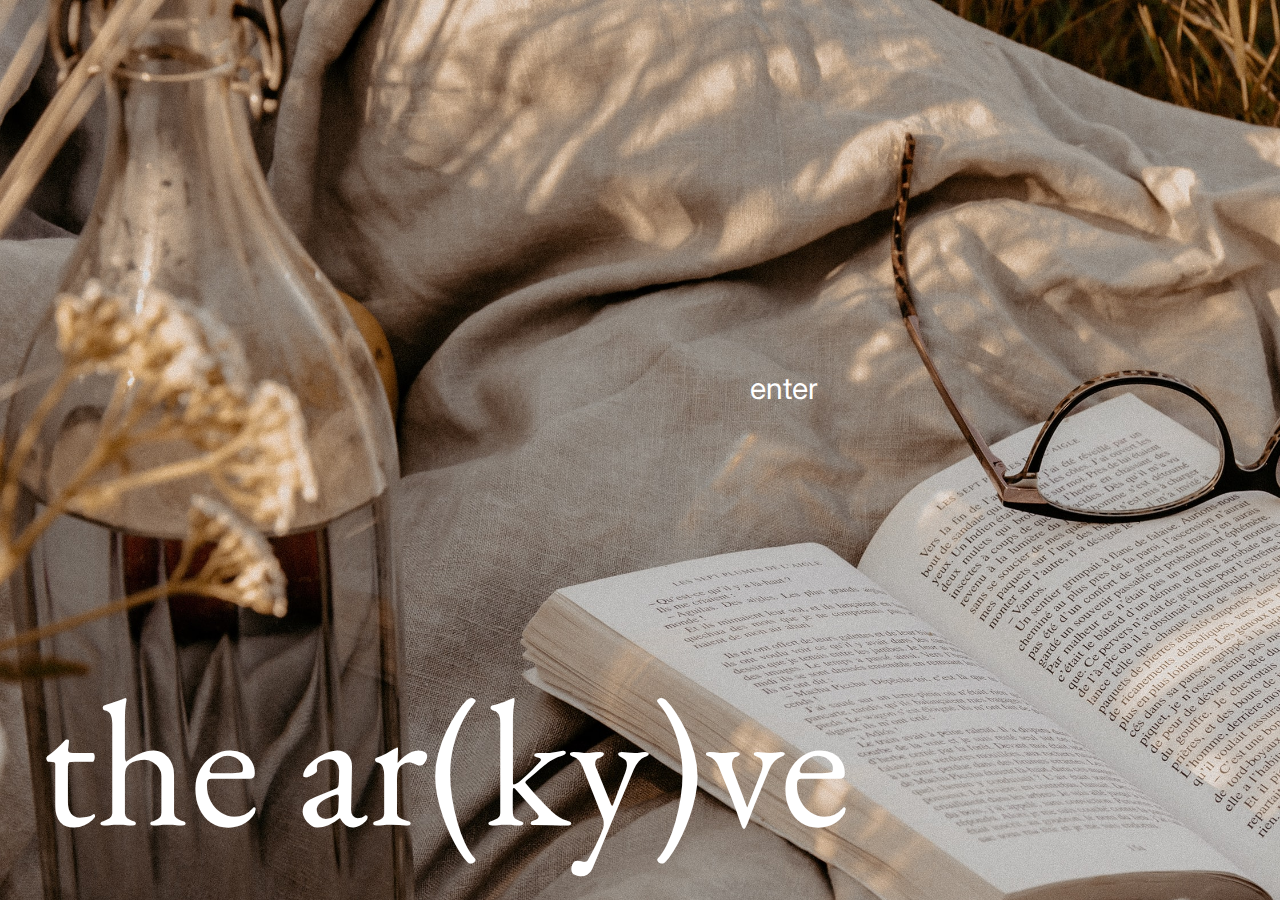
<file: index.html>
<!doctype html>
<html>
<head>
    <title> the ar(ky)ve </title>
    <link rel="stylesheet" href="landingpage.css">
    <link href="https://fonts.googleapis.com/css2?family=EB+Garamond:ital,wght@0,400;0,500;0,700;1,400&display=swap" rel="stylesheet">   
    <link href="https://fonts.googleapis.com/css2?family=EB+Garamond:ital,wght@0,400;0,500;0,700;1,400&family=Inter:wght@100;200;300;400;500;600;700;800;900&display=swap" rel="stylesheet">
    

</head>
<body>

    <h1> the ar(ky)ve </h1>

    <p> <a href="portfolio.html">enter</a>    </p>



</body>
</html>
</file>
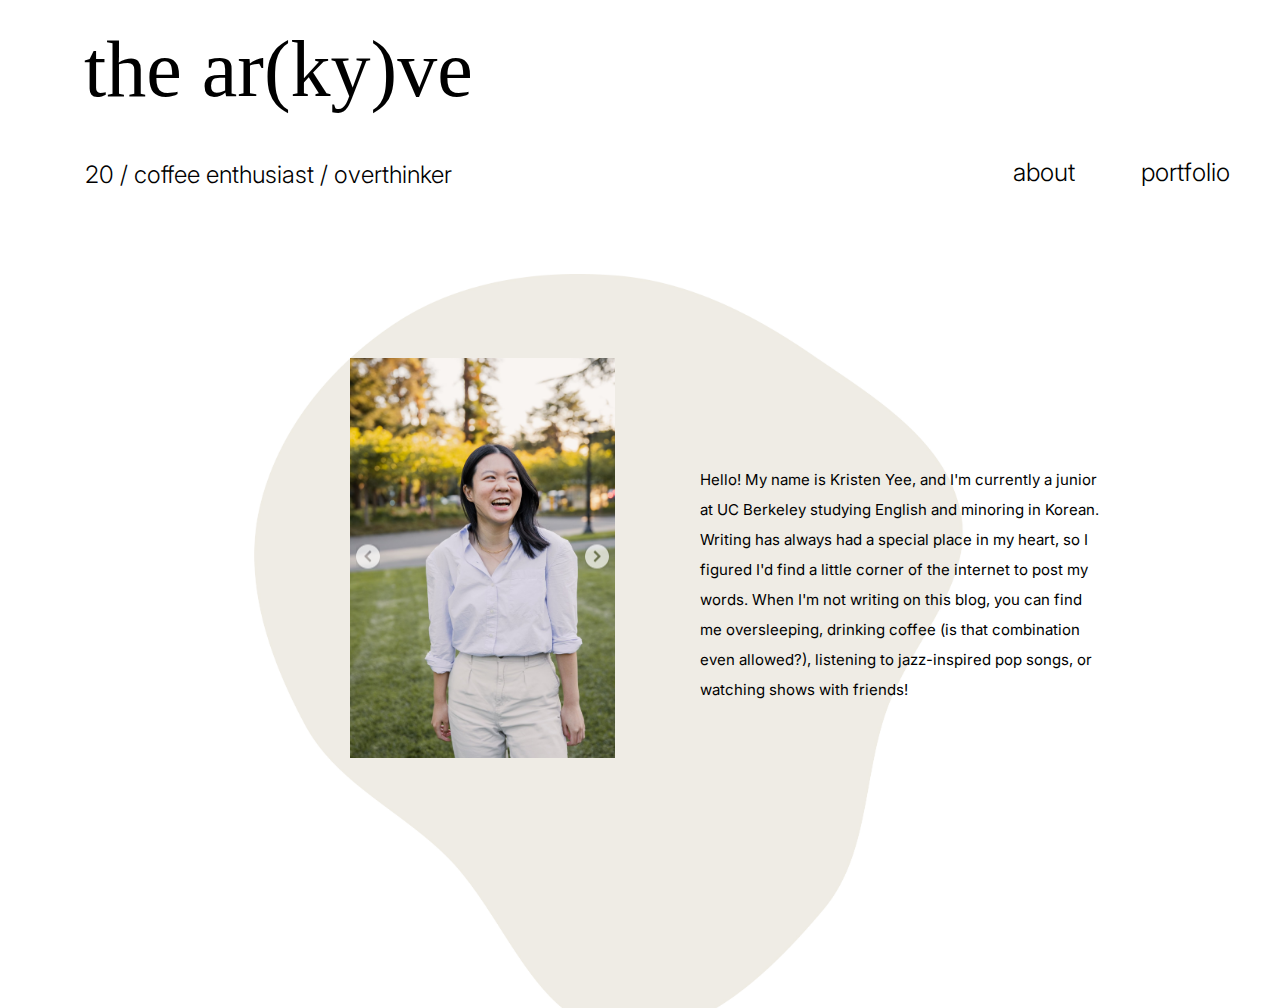
<file: about.html>
<!doctype html>
<html>
<head>
    <meta charset="utf-8">
    <title> Portfolio </title>
    <link rel="stylesheet" href="about.css">
    <link href="https://fonts.googleapis.com/css2?family=EB+Garamond:ital,wght@0,400;0,500;0,700;1,400&display=swap" rel="stylesheet">   
    <link href="https://fonts.googleapis.com/css2?family=EB+Garamond:ital,wght@0,400;0,500;0,700;1,400&family=Inter:wght@100;200;300;400;500;600;700;800;900&display=swap" rel="stylesheet">
    
</head>

<!--logos-->
<header>
<h1 id="thearkyve"> <a href="portfolio.html"> the ar(ky)ve  </a></h1>
<h2> 20 / coffee enthusiast / overthinker </h2>
</header>

<body>

    <div class="navbar">
        <li> <a href="about.html">about</a> </li> 
        <li> <a href="portfolio.html">portfolio</a> </li>
    
    </div>


    <div id="carousel">

        <div id="carousel-controls">
            <!-- Problem 2.8 -->
            <button id="button-previous">
                <img src="leftarrow.png" alt="Previous">
            </button>
            <button id="button-next">
                <img src="rightarrow.png" alt="Next">
            </button>
        </div>

        <!-- Problem 1.1: Add images to the <img> tags below -->

        <div id="carousel-image-row">

            <div class="carousel-image">
                <img src="kristen.jpg" alt="kristen-smiling">
            </div>
            <div class="carousel-image">
                <img src="coffee.jpg" alt="kristen-drinking-coffee">
            </div>
            <div class="carousel-image">
                <img src="flower.jpg" alt="flower-picture">
            </div>

        </div>

    </div>

    <p>
        Hello! 

My name is Kristen Yee, and I'm currently a junior at UC Berkeley studying English and minoring in Korean. Writing has always had a special place in my heart, so I figured I'd find a little corner of the internet to post my words. When I'm not writing on this blog, you can find me oversleeping, drinking coffee (is that combination even allowed?), listening to jazz-inspired pop songs, or watching shows with friends!


    </p>

    <script src="thearkyve.js"></script>
</body>
</html>
</file>
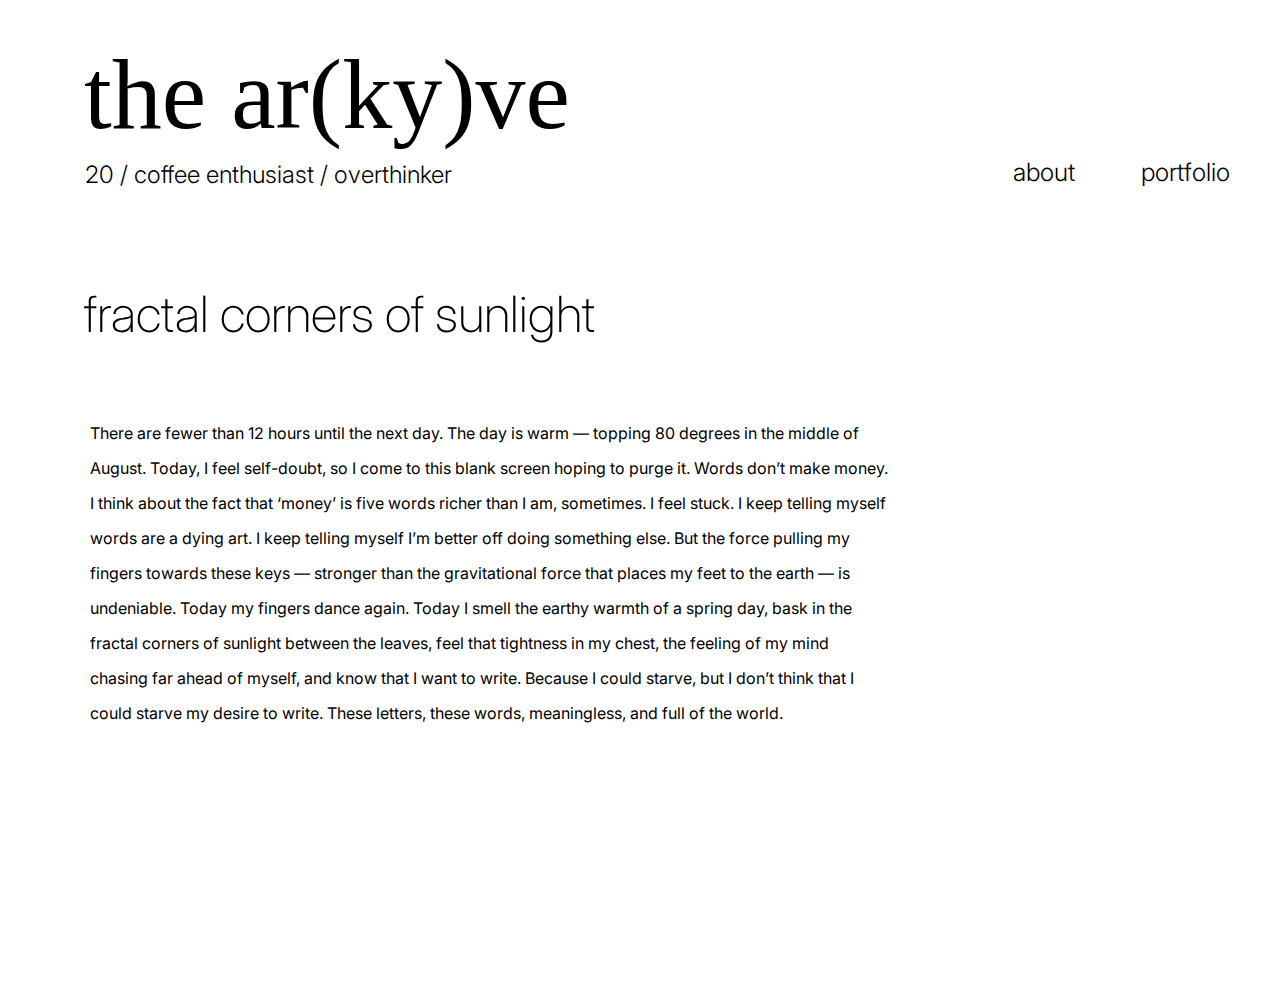
<file: fractal corners of sunlight.html>
<!doctype html>
<html>
<head>
    <meta charset="utf-8">
    <title> Portfolio </title>
    <link rel="stylesheet" href="fractal corners of sunlight.css">
    <link href="https://fonts.googleapis.com/css2?family=EB+Garamond:ital,wght@0,400;0,500;0,700;1,400&display=swap" rel="stylesheet">   
    <link href="https://fonts.googleapis.com/css2?family=EB+Garamond:ital,wght@0,400;0,500;0,700;1,400&family=Inter:wght@100;200;300;400;500;600;700;800;900&display=swap" rel="stylesheet">
    
</head>

<!--logos-->
<header>
<h1 id="thearkyve"> <a href="portfolio.html"> the ar(ky)ve  </a></h1>
<h2> 20 / coffee enthusiast / overthinker </h2>
</header>

<body>

    <div class="navbar">
        <li> <a href="about.html">about</a> </li> 
        <li> <a href="portfolio.html">portfolio</a> </li>
    
    </div>

    <h1 id="title"> fractal corners of sunlight </h1>
    <p>
        There are fewer than 12 hours until the next day. The day is warm — topping 80 degrees in the middle of August. Today, I feel self-doubt, so I come to this blank screen hoping to purge it. Words don’t make money. I think about the fact that ‘money’ is five words richer than I am, sometimes. I feel stuck. I keep telling myself words are a dying art. I keep telling myself I’m better off doing something else. But the force pulling my fingers towards these keys — stronger than the gravitational force that places my feet to the earth — is undeniable. Today my fingers dance again. Today I smell the earthy warmth of a spring day, bask in the fractal corners of sunlight between the leaves, feel that tightness in my chest, the feeling of my mind chasing far ahead of myself, and know that I want to write. Because I could starve, but I don’t think that I could starve my desire to write. These letters, these words, meaningless, and full of the world.


    </p>

    <script src="thearkyve.js"></script>
</body>
</html>
</file>
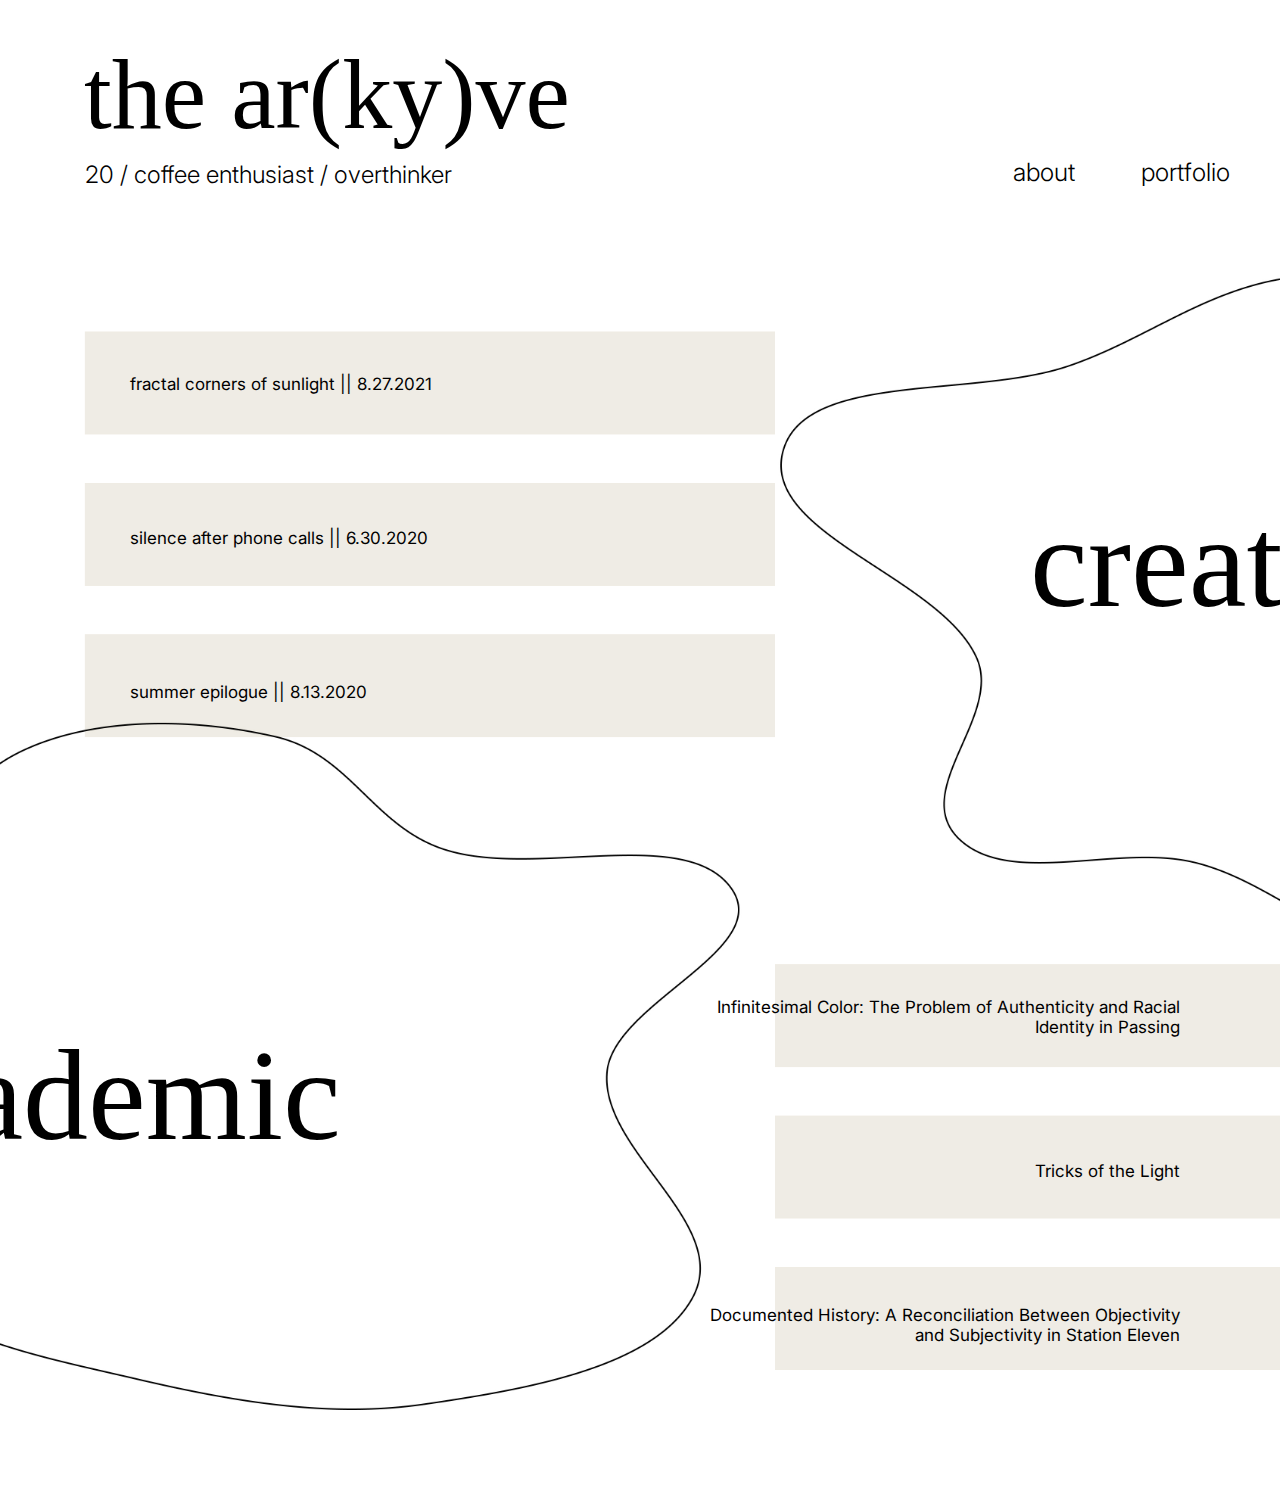
<file: portfolio.html>
<!doctype html>
<html>
<head>
    <meta charset="utf-8">
    <title> Portfolio </title>
    <link rel="stylesheet" href=portfolio.css>
    <link href="https://fonts.googleapis.com/css2?family=EB+Garamond:ital,wght@0,400;0,500;0,700;1,400&display=swap" rel="stylesheet">   
    <link href="https://fonts.googleapis.com/css2?family=EB+Garamond:ital,wght@0,400;0,500;0,700;1,400&family=Inter:wght@100;200;300;400;500;600;700;800;900&display=swap" rel="stylesheet">
    
</head>

<!--logos-->
<header>
    <h1 id="thearkyve"> <a href="portfolio.html"> the ar(ky)ve  </a></h1>
    <h2> 20 / coffee enthusiast / overthinker </h2>
</header>

<body>

    <div class="navbar">
        <li> <a href="about.html">about</a> </li> 
        <li> <a href="portfolio.html">portfolio</a> </li>
    
    </div>

<!--creative links-->
    <div class="creativeclass">
        <p class="creative"> creative </p>
        <p class="creativelink"> <a href="fractal corners of sunlight.html"> fractal corners of sunlight  ||  8.27.2021 </a></p>
        <p class="creativelink"> <a href="silence after phone calls.html"> silence after phone calls  ||  6.30.2020</a> </p>
        <p class="creativelink"> <a href="summer epilogue.html"> summer epilogue || 8.13.2020  </a> </p>


    </div>

<!--academic links-->
<div class="academicclass">
    <p class="academic"> academic </p>
    <p class="academiclink"> <a href="https://docs.google.com/document/d/1-R02kyeiiB5eWX5quw69A9gzNc5HoWmbik1l-_XrvUQ/export?format=pdf">Infinitesimal Color: The Problem of Authenticity and Racial Identity in Passing </a></p>
    <p class="academiclink"><a href="https://docs.google.com/document/d/1FQgG9QHl-0WiUiCiJ0sS2l_pmUY_N-84_9exQVtfwRY/export?format=pdf"> Tricks of the Light </a> </p>
    <p class="academiclink"> <a href="https://docs.google.com/document/d/1eg2TNnmk8tEuCZtObEy1GGgN8ec7zyaf0bcxxtPf9do/export?format=pdf"> Documented History: A Reconciliation Between Objectivity and Subjectivity in Station Eleven  </a></p>




</div>


</body>
</html>
</file>
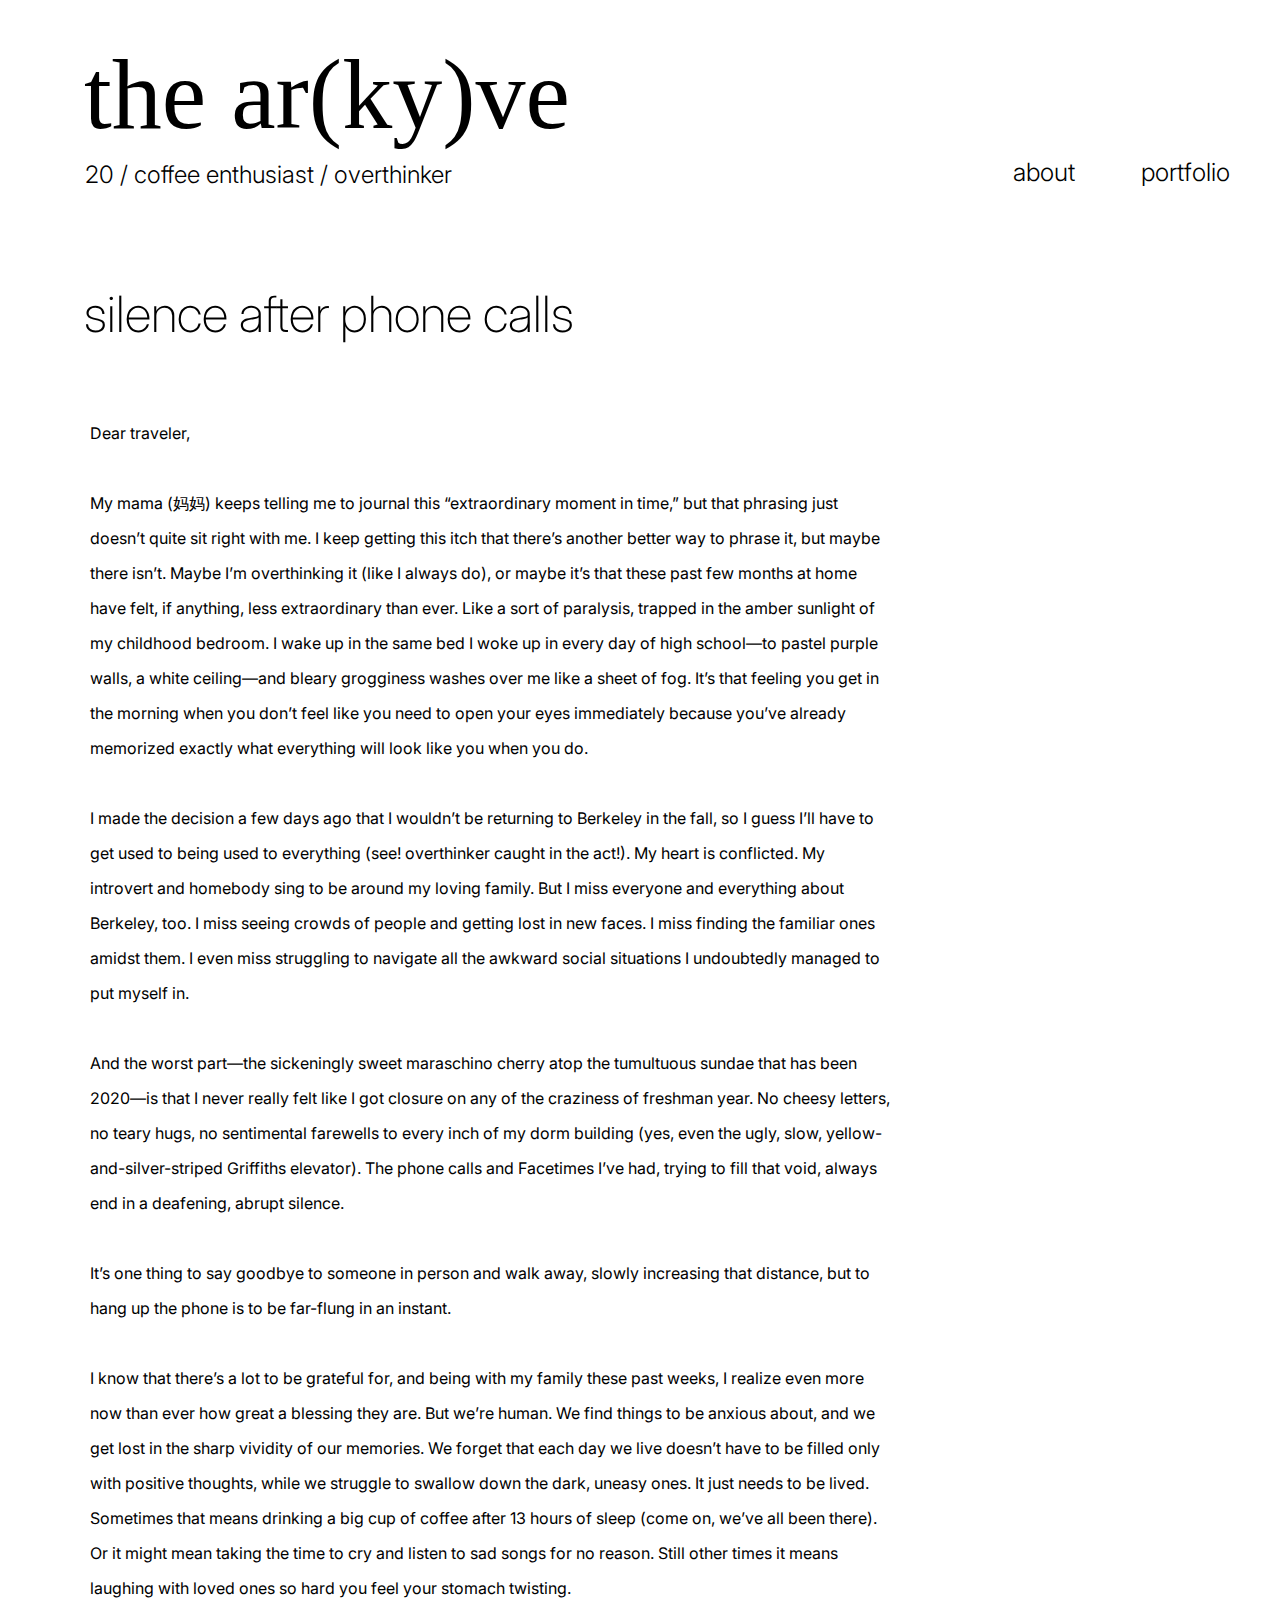
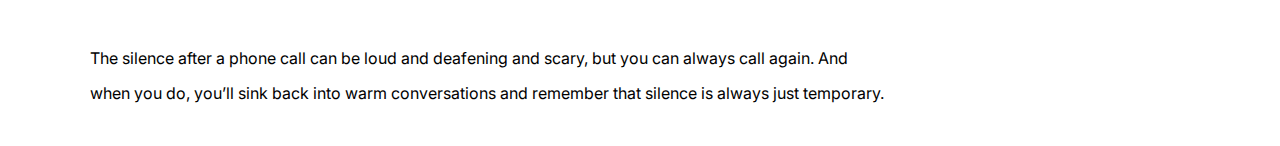
<file: silence after phone calls.html>
<!doctype html>
<html>
<head>
    <meta charset="utf-8">
    <title> Portfolio </title>
    <link rel="stylesheet" href="fractal corners of sunlight.css">
    <link href="https://fonts.googleapis.com/css2?family=EB+Garamond:ital,wght@0,400;0,500;0,700;1,400&display=swap" rel="stylesheet">   
    <link href="https://fonts.googleapis.com/css2?family=EB+Garamond:ital,wght@0,400;0,500;0,700;1,400&family=Inter:wght@100;200;300;400;500;600;700;800;900&display=swap" rel="stylesheet">
    
</head>

<!--logos-->
<header>
<h1 id="thearkyve"> <a href="portfolio.html"> the ar(ky)ve  </a></h1>
<h2> 20 / coffee enthusiast / overthinker </h2>
</header>

<body>

    <div class="navbar">
        <li> <a href="about.html">about</a> </li> 
        <li> <a href="portfolio.html">portfolio</a> </li>
    
    </div>

    <h1 id="title"> silence after phone calls</h1>
    <p>
        Dear traveler,  <br> <br>


        My mama (妈妈) keeps telling me to journal this “extraordinary moment in time,” but that phrasing just doesn’t quite sit right with me. I keep getting this itch that there’s another better way to phrase it, but maybe there isn’t. Maybe I’m overthinking it (like I always do), or maybe it’s that these past few months at home have felt, if anything, less extraordinary than ever. Like a sort of paralysis, trapped in the amber sunlight of my childhood bedroom. I wake up in the same bed I woke up in every day of high school—to pastel purple walls, a white ceiling—and bleary grogginess washes over me like a sheet of fog. It’s that feeling you get in the morning when you don’t feel like you need to open your eyes immediately because you’ve already memorized exactly what everything will look like you when you do. 
        
        
       <br><br> I made the decision a few days ago that I wouldn’t be returning to Berkeley in the fall, so I guess I’ll have to get used to being used to everything (see! overthinker caught in the act!). My heart is conflicted. My introvert and homebody sing to be around my loving family. But I miss everyone and everything about Berkeley, too. I miss seeing crowds of people and getting lost in new faces. I miss finding the familiar ones amidst them. I even miss struggling to navigate all the awkward social situations I undoubtedly managed to put myself in. 
        
        
      <br><br>  And the worst part—the sickeningly sweet maraschino cherry atop the tumultuous sundae that has been 2020—is that I never really felt like I got closure on any of the craziness of freshman year. No cheesy letters, no teary hugs, no sentimental farewells to every inch of my dorm building (yes, even the ugly, slow, yellow-and-silver-striped Griffiths elevator). The phone calls and Facetimes I’ve had, trying to fill that void, always end in a deafening, abrupt silence. 
        
        
       <br><br>  It’s one thing to say goodbye to someone in person and walk away, slowly increasing that distance, but to hang up the phone is to be far-flung in an instant. 
        
        
      <br><br>  I know that there’s a lot to be grateful for, and being with my family these past weeks, I realize even more now than ever how great a blessing they are. But we’re human. We find things to be anxious about, and we get lost in the sharp vividity of our memories. We forget that each day we live doesn’t have to be filled only with positive thoughts, while we struggle to swallow down the dark, uneasy ones. It just needs to be lived. Sometimes that means drinking a big cup of coffee after 13 hours of sleep (come on, we’ve all been there). Or it might mean taking the time to cry and listen to sad songs for no reason. Still other times it means laughing with loved ones so hard you feel your stomach twisting. 
        
        
     <br><br>   The silence after a phone call can be loud and deafening and scary, but you can always call again. And when you do, you’ll sink back into warm conversations and remember that silence is always just temporary.
     <br><br>
    </p>

    <script src="thearkyve.js"></script>
</body>
</html>
</file>
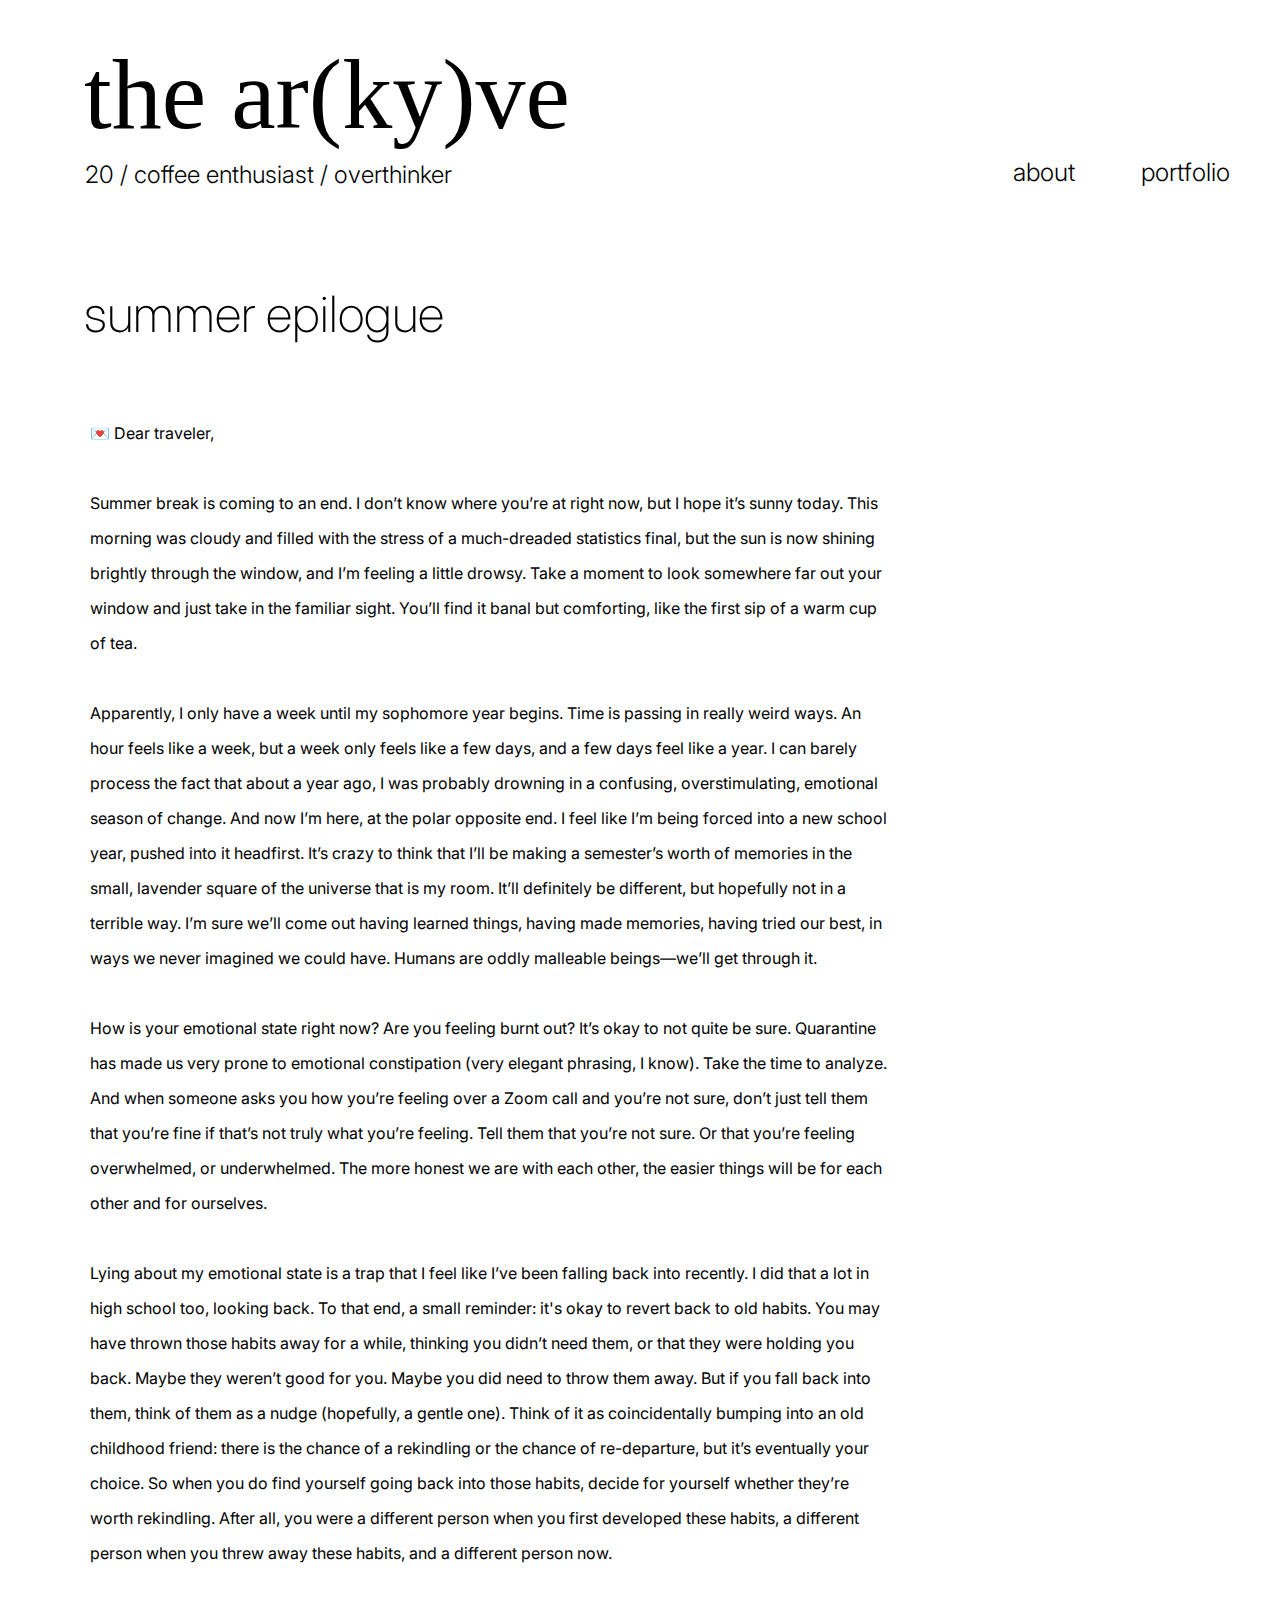
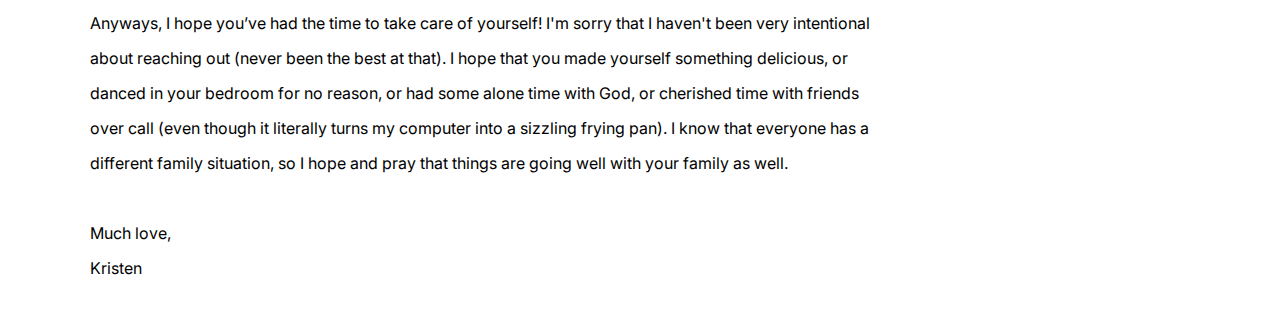
<file: summer epilogue.html>
<!doctype html>
<html>
<head>
    <meta charset="utf-8">
    <title> Portfolio </title>
    <link rel="stylesheet" href="fractal corners of sunlight.css">
    <link href="https://fonts.googleapis.com/css2?family=EB+Garamond:ital,wght@0,400;0,500;0,700;1,400&display=swap" rel="stylesheet">   
    <link href="https://fonts.googleapis.com/css2?family=EB+Garamond:ital,wght@0,400;0,500;0,700;1,400&family=Inter:wght@100;200;300;400;500;600;700;800;900&display=swap" rel="stylesheet">
    
</head>

<!--logos-->
<header>
<h1 id="thearkyve"> <a href="portfolio.html"> the ar(ky)ve  </a></h1>
<h2> 20 / coffee enthusiast / overthinker </h2>
</header>

<body>

    <div class="navbar">
        <li> <a href="about.html">about</a> </li> 
        <li> <a href="portfolio.html">portfolio</a> </li>
    
    </div>

    <h1 id="title">summer epilogue</h1>
    <p>
        💌 Dear traveler, <br> <br>


         Summer break is coming to an end. I don’t know where you’re at right now, but I hope it’s sunny today. This morning was cloudy and filled with the stress of a much-dreaded statistics final, but the sun is now shining brightly through the window, and I’m feeling a little drowsy. Take a moment to look somewhere far out your window and just take in the familiar sight. You’ll find it banal but comforting, like the first sip of a warm cup of tea. 
        
        
        <br> <br>  Apparently, I only have a week until my sophomore year begins. Time is passing in really weird ways. An hour feels like a week, but a week only feels like a few days, and a few days feel like a year. I can barely process the fact that about a year ago, I was probably drowning in a confusing, overstimulating, emotional season of change. And now I’m here, at the polar opposite end. I feel like I’m being forced into a new school year, pushed into it headfirst. It’s crazy to think that I’ll be making a semester’s worth of memories in the small, lavender square of the universe that is my room. It’ll definitely be different, but hopefully not in a terrible way. I’m sure we’ll come out having learned things, having made memories, having tried our best, in ways we never imagined we could have. Humans are oddly malleable beings—we’ll get through it. 
        
        
        <br> <br>  How is your emotional state right now? Are you feeling burnt out? It’s okay to not quite be sure. Quarantine has made us very prone to emotional constipation (very elegant phrasing, I know). Take the time to analyze. And when someone asks you how you’re feeling over a Zoom call and you’re not sure, don’t just tell them that you’re fine if that’s not truly what you’re feeling. Tell them that you’re not sure. Or that you’re feeling overwhelmed, or underwhelmed. The more honest we are with each other, the easier things will be for each other and for ourselves. 
        
        
        <br> <br>  Lying about my emotional state is a trap that I feel like I’ve been falling back into recently. I did that a lot in high school too, looking back. To that end, a small reminder: it's okay to revert back to old habits. You may have thrown those habits away for a while, thinking you didn’t need them, or that they were holding you back. Maybe they weren’t good for you. Maybe you did need to throw them away. But if you fall back into them, think of them as a nudge (hopefully, a gentle one). Think of it as coincidentally bumping into an old childhood friend: there is the chance of a rekindling or the chance of re-departure, but it’s eventually your choice. So when you do find yourself going back into those habits, decide for yourself whether they’re worth rekindling. After all, you were a different person when you first developed these habits, a different person when you threw away these habits, and a different person now. 
        
        
        <br> <br> Anyways, I hope you’ve had the time to take care of yourself! I'm sorry that I haven't been very intentional about reaching out (never been the best at that). I hope that you made yourself something delicious, or danced in your bedroom for no reason, or had some alone time with God, or cherished time with friends over call (even though it literally turns my computer into a sizzling frying pan). I know that everyone has a different family situation, so I hope and pray that things are going well with your family as well. 
        <br> <br>
        
        Much love,<br> 
        
        Kristen 
        <br> <br>
        
        
    </p>

    <script src="thearkyve.js"></script>
</body>
</html>
</file>
<file: landingpage.css>
body {
    background-image: url("picnicspread.jpg");
    background-size: 2000px;
    width: 1000px;
    height: 700px; 
}

h1 {
    font-family: 'EB Garamond', serif;
    font-weight: 100;
    font-size: 180px;
    color: white;
    position: absolute;
    bottom: -100px; left: 40px;

}

p {
    font-family: 'Inter', sans-serif;
    font-weight: 100px;
    font-size: 30px;
    color: white;
    position: absolute; 
    top: 340px;
    left: 750px;

}

a:link, a:visited{ 
    color: white;
    text-decoration: none;
  }

a:hover {
    border: 1px solid #d0d0d0;
    padding: 10px;
    margin: 0;
    animation-delay: .5s;
}
</file>
<file: about.css>
body {
    background-image: url("aboutpage.jpg");
    background-size: 1550px;
    width: 1000px;
    height: 5000px; 
}

body, html {
    height: 1000px;
  }

  .navbar {
    font-family: 'Inter', sans-serif;
        font-size: 25px;
        font-weight: 300;
    text-decoration: none;
    color: black;
    position: absolute;
    right: 50px;
    top: 157px;

    list-style-type: none;

}

li {
    display: inline-block;
    padding-left: 60px;
    
}

h1 {
    font-family: 'Garamond', serif;
    font-weight: 500;
    font-size: 100px;
    position: absolute;
    top: -30px;
    left: 84px;
}



a:link, a:visited {
    color: black;
    text-align: center;
    text-decoration: none;
    display: inline-block;
  }
  
  a:hover, a:active {
      text-decoration: underline;
    }
h1 {
    font-family: 'Garamond', serif;
    font-weight: 500px;
    font-size: 80px;
    position: absolute;
    left: 84px;
}



h2 {
    font-family: 'Inter', sans-serif;
    font-weight: 300;
    padding: 15px;
    position: absolute;
    left: 70px;
    top: 125px;
}

/* Overall carousel dimensions */

#carousel,
.carousel-image {
  width: 265px;
  height: 400px;
}

/* Carousel frame setup */

#carousel {
  position: absolute;
  top: 358px;
  left: 350px;
  overflow: hidden;

}

/* Images */

#carousel-image-row {
  /* Part 1.2: Make images appear in a row */
  display: flex;
  flex-direction: row;
  /* Part 1.3: What kind of positioning? */
  position: relative;

  /* Part 3.1: Add transition */
  left: 0px;
  transition: 0.5s left;

}

.carousel-image img {
  height: 100%;
  width: auto;
}

/* Controls */

.hidden {
  visibility: hidden;
}

/* Part 4: optional button styling */

#carousel-controls {
   /* vertically center */
   position: absolute;
   top: 50%;
   transform: translateY(-50%);

   /* spacing between the two buttons */
   width: 100%;
   display: flex;
   justify-content: space-between;

   /* appear in front of images */
   z-index: 1;
}

#button-next,
#button-previous {
  background: none;
  border: none;
  cursor: pointer;
  outline: none;
}


p {
    font-family: 'Inter', sans-serif;
    font-size: 15px;
    width: 400px;
    position: absolute;
    left: 700px;
    top: 450px;
    line-height: 30px;
}
</file>
<file: fractal corners of sunlight.css>
body, html {
    height: 1000px;
  }

  .navbar {
    font-family: 'Inter', sans-serif;
        font-size: 25px;
        font-weight: 300;
    text-decoration: none;
    color: black;
    position: absolute;
    right: 50px;
    top: 157px;

    list-style-type: none;

}

li {
    display: inline-block;
    padding-left: 60px;
    
}

#thearkyve {
    font-family: 'Garamond', serif;
    font-weight: 500;
    font-size: 100px;
    position: absolute;
    top: -30px;
    left: 84px;
}

#thearkyve:hover {
    text-decoration: none;
}


a:link, a:visited {
    color: black;
    text-align: center;
    text-decoration: none;
    display: inline-block;
  }
  
  a:hover, a:active {
      text-decoration: underline;
    }
h1 {
    font-family: 'Garamond', serif;
    font-weight: 500px;
    font-size: 80px;
    position: absolute;
    left: 84px;
}



h2 {
    font-family: 'Inter', sans-serif;
    font-weight: 300;
    padding: 15px;
    position: absolute;
    left: 70px;
    top: 125px;
}

/* Overall carousel dimensions */

#carousel,
.carousel-image {
  width: 265px;
  height: 400px;
}

/* Carousel frame setup */

#carousel {
  position: absolute;
  top: 358px;
  left: 350px;
  overflow: hidden;

}

/* Images */

#carousel-image-row {
  /* Part 1.2: Make images appear in a row */
  display: flex;
  flex-direction: row;
  /* Part 1.3: What kind of positioning? */
  position: relative;

  /* Part 3.1: Add transition */
  left: 0px;
  transition: 0.5s left;

}

.carousel-image img {
  height: 100%;
  width: auto;
}

/* Controls */

.hidden {
  visibility: hidden;
}

/* Part 4: optional button styling */

#carousel-controls {
   /* vertically center */
   position: absolute;
   top: 50%;
   transform: translateY(-50%);

   /* spacing between the two buttons */
   width: 100%;
   display: flex;
   justify-content: space-between;

   /* appear in front of images */
   z-index: 1;
}

#button-next,
#button-previous {
  background: none;
  border: none;
  cursor: pointer;
  outline: none;
}


p {
    font-family: 'Inter', sans-serif;
    font-size: 16px;
    width: 800px;
    position: absolute;
    left: 90px;
    top: 400px;
    line-height: 35px;
}

#title {
    font-family: 'Inter', sans-serif;
    font-weight: 200;
    font-size: 50px;
    position: absolute;
    top: 250px;

}
</file>
